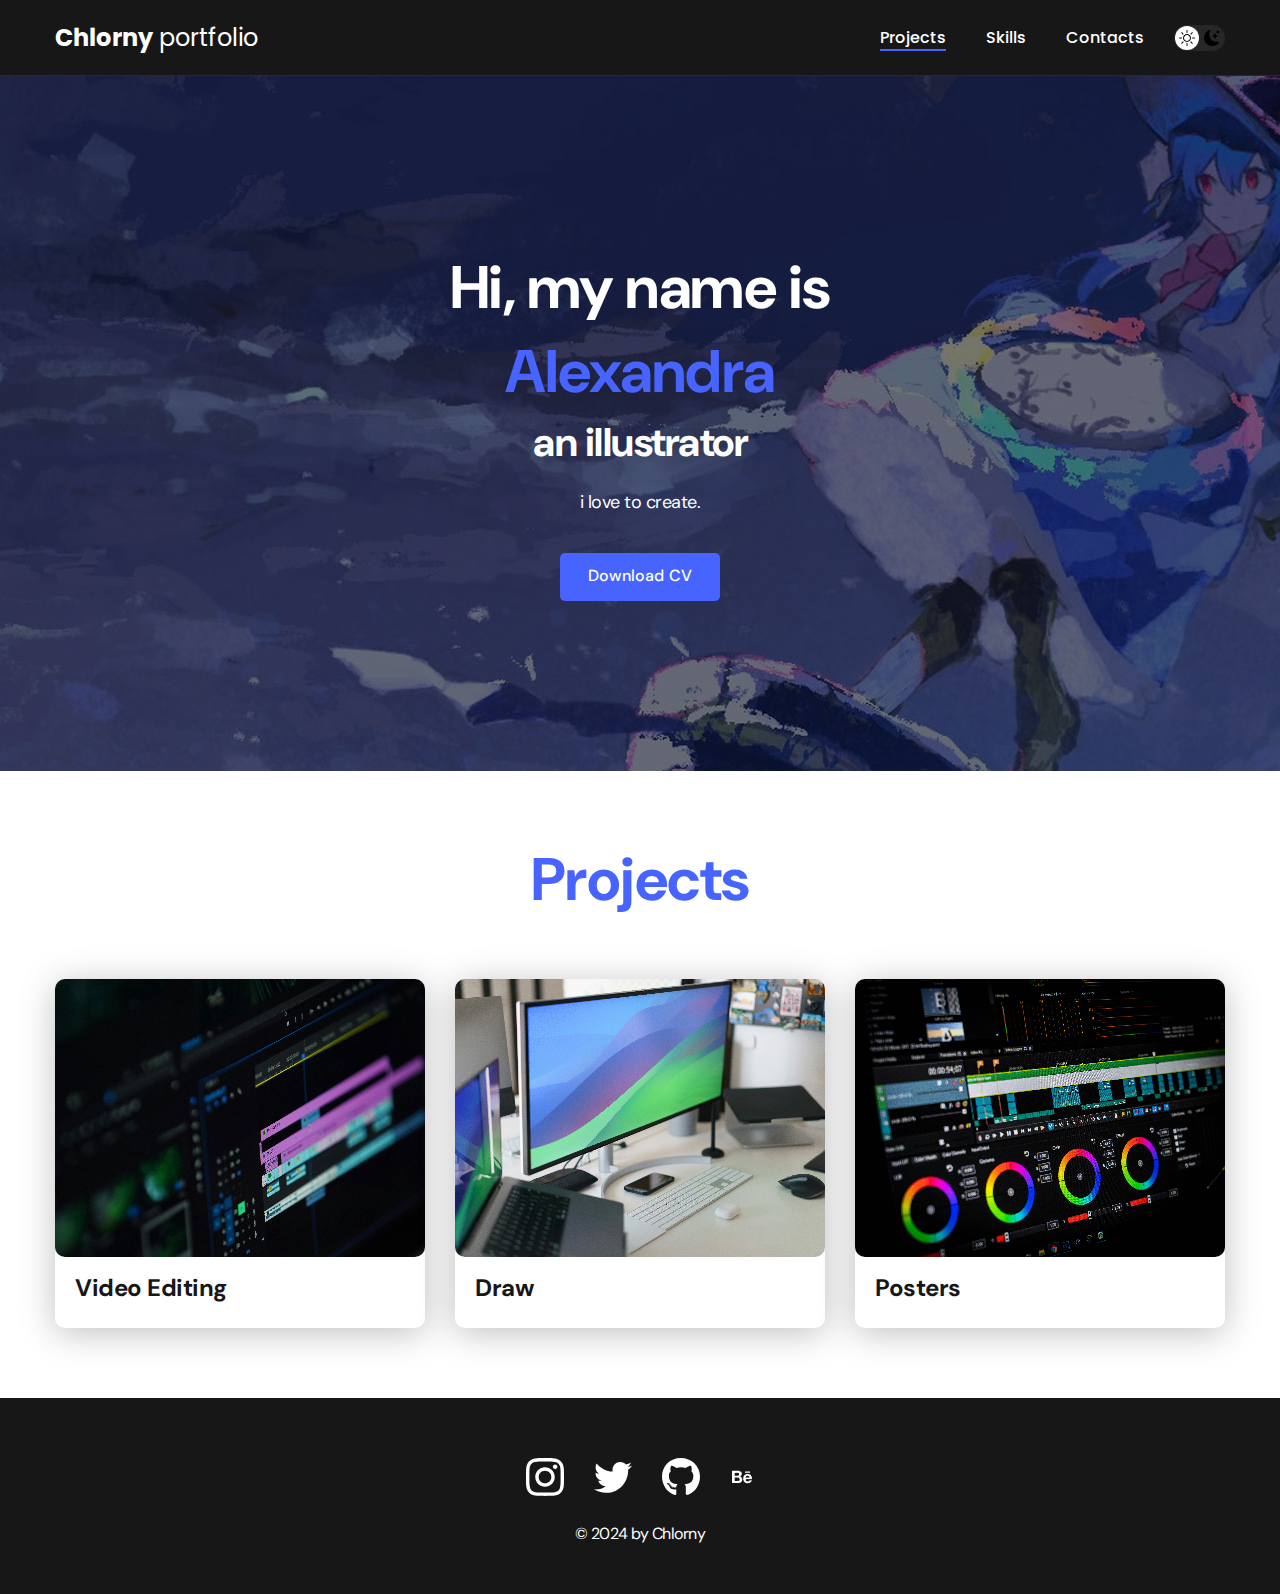
<file: index.html>
<!DOCTYPE html>
<html lang="en">
<head>
    <meta charset="UTF-8">
    <meta http-equiv="X-UA-Compatible" content="IE=edge">
    <meta name="viewport" content="width=device-width, initial-scale=1.0">
    <title>Freelancer portfolio</title>
    <link rel="stylesheet" href="./css/main.css">
</head>
<body>
    <nav class="nav">
        <div class="container">
            <div class="nav-row">
                <a href="./index.html" class="logo"><strong>Chlorny</strong> portfolio</a>

                <button class="dark-mode-btn">
                    <img src="./img/icons/sun.svg" alt="Light mode" class="dark-mode-btn__icon">
                    <img src="./img/icons/moon.svg" alt="Dark mode" class="dark-mode-btn__icon">
                </button>

                <ul class="nav-list">
                    <li class="nav-list__item"><a href="./index.html" class="nav-list__link nav-list__link--active">Projects</a></li>
                    <li class="nav-list__item"><a href="./skills.html" class="nav-list__link">Skills</a></li>
                    <li class="nav-list__item"><a href="./contacts.html" class="nav-list__link">Contacts</a></li>
                </ul>
            </div>
        </div>
    </nav>

    <header class="header">
        <div class="header__wrapper">
            <h1 class="header__title">
                <strong>Hi, my name is <em>Alexandra</em></strong><br>
                an illustrator
            </h1>
            <div class="header__text">
                <p>i love to create.</p>
            </div>
            <a href="#!" class="btn">Download CV</a>
        </div>
    </header>

    <main class="section">
        <div class="container">
            <h2 class="title-1">Projects</h2>
            <ul class="projects">
                <li class="project">
                    <a href="./project-page.html">
                        <img src="./img/projects/09.jpg" alt="Project img" class="project__img">
                        <h3 class="project__title">Video Editing</h3>
                    </a>
                </li>
                <li class="project">
                    <a href="./project-page.html">
                        <img src="./img/projects/03.jpg" alt="Project img" class="project__img">
                        <h3 class="project__title">Draw</h3>
                    </a>
                </li>

                <li class="project">
                    <img src="./img/projects/04.jpg" alt="Project img" class="project__img">
                    <h3 class="project__title">Posters</h3>
                </li>

            </ul>
        </div>
    </main>

    <footer class="footer">
        <div class="container">
            <div class="footer__wrapper">
                <ul class="social">
                    <li class="social__item"><a href="https://www.instagram.com/chlorny/"><img src="./img/icons/instagram.svg" alt="Link"></a></li>
                    <li class="social__item"><a href="https://x.com/chlorny"><img src="./img/icons/twitter.svg" alt="Link"></a></li>
                    <li class="social__item"><a href="https://github.com/Chlorny"><img src="./img/icons/gitHub.svg" alt="Link"></a></li>
                    <li class="social__item"><a href="https://www.behance.net/sashachlorine"><img src="./img/icons/behance.png" alt="Link"></a></li>
                </ul>
                <div class="copyright">
                    <p>© 2024 by Chlorny</p>
                </div>
            </div>
        </div>
    </footer>

    <script src="./js/main.js"></script>

</body>
</html>
</file>
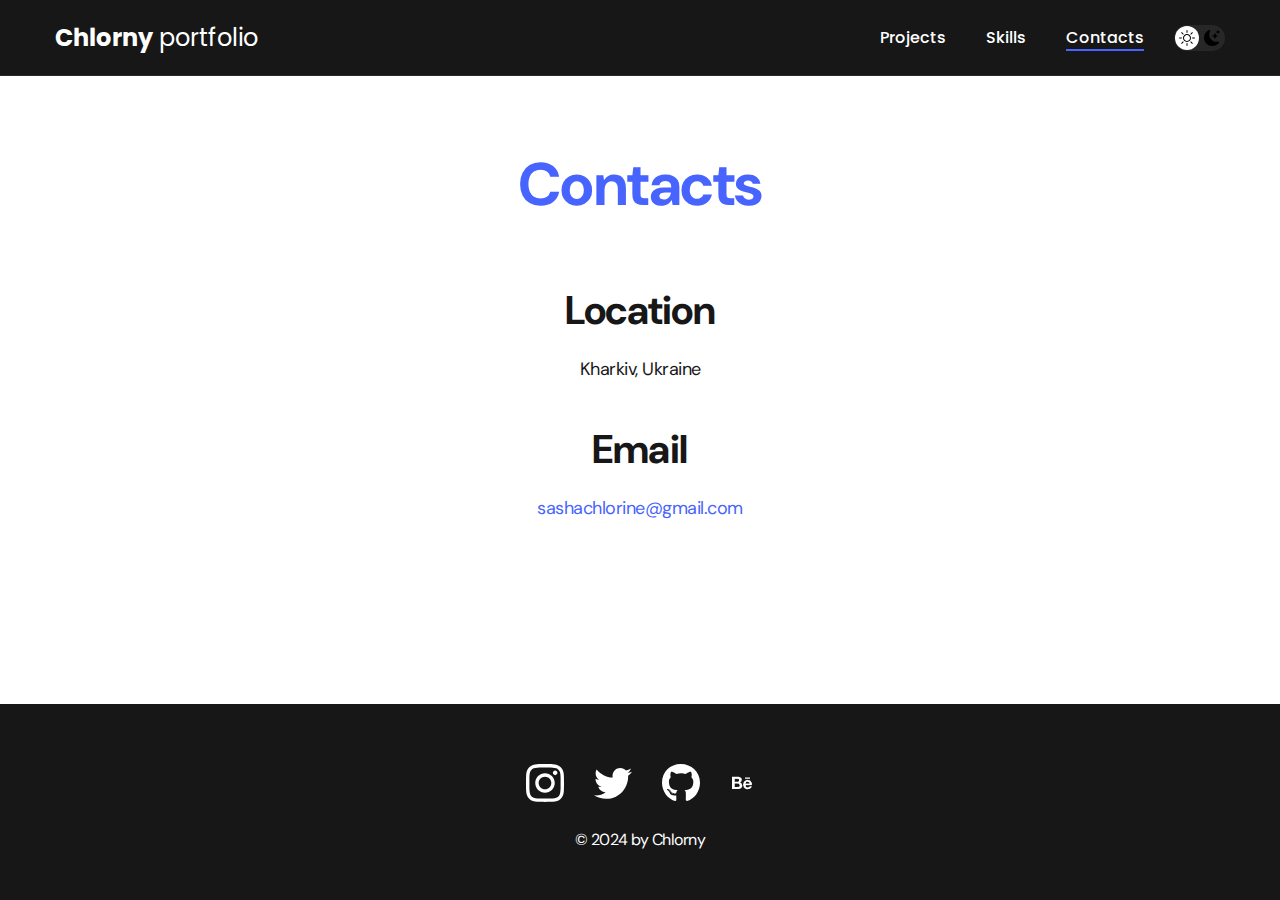
<file: contacts.html>
<!DOCTYPE html>
<html lang="en">
<head>
    <meta charset="UTF-8">
    <meta http-equiv="X-UA-Compatible" content="IE=edge">
    <meta name="viewport" content="width=device-width, initial-scale=1.0">
    <title>Chlorny portfolio</title>
    <link rel="stylesheet" href="./css/main.css">
</head>
<body>
    <nav class="nav">
        <div class="container">
            <div class="nav-row">
                <a href="./index.html" class="logo"><strong>Chlorny</strong> portfolio</a>

                <button class="dark-mode-btn">
                    <img src="./img/icons/sun.svg" alt="Light mode" class="dark-mode-btn__icon">
                    <img src="./img/icons/moon.svg" alt="Dark mode" class="dark-mode-btn__icon">
                </button>
                
                <ul class="nav-list">
                    <li class="nav-list__item"><a href="./index.html" class="nav-list__link">Projects</a></li>
                    <li class="nav-list__item"><a href="./skills.html" class="nav-list__link">Skills</a></li>
                    <li class="nav-list__item"><a href="./contacts.html" class="nav-list__link nav-list__link--active">Contacts</a></li>
                </ul>
            </div>
        </div>
    </nav>

    <main class="section">
        <div class="container">
                <h1 class="title-1">Contacts</h1>

                <ul class="content-list">
                    <li class="content-list__item">
                        <h2 class="title-2">Location</h2>
                        <p>Kharkiv, Ukraine</p>
                    </li>
                    <li class="content-list__item">
                        <h2 class="title-2">Email</h2>
                        <p><a href="mailto:webdev@protonmail.com">sashachlorine@gmail.com</a></p>
                    </li>
                </ul>

        </div>
    </main>

    <footer class="footer">
        <div class="container">
            <div class="footer__wrapper">
                <ul class="social">
                    <li class="social__item"><a href="https://www.instagram.com/chlorny/"><img src="./img/icons/instagram.svg" alt="Link"></a></li>
                    <li class="social__item"><a href="https://x.com/chlorny"><img src="./img/icons/twitter.svg" alt="Link"></a></li>
                    <li class="social__item"><a href="https://github.com/Chlorny"><img src="./img/icons/gitHub.svg" alt="Link"></a></li>
                    <li class="social__item"><a href="https://www.behance.net/sashachlorine"><img src="./img/icons/behance.png" alt="Link"></a></li>

                </ul>
                <div class="copyright">
                    <p>© 2024 by Chlorny</p>
                </div>
            </div>
        </div>
    </footer>

    <script src="./js/main.js"></script>

</body>
</html>
</file>
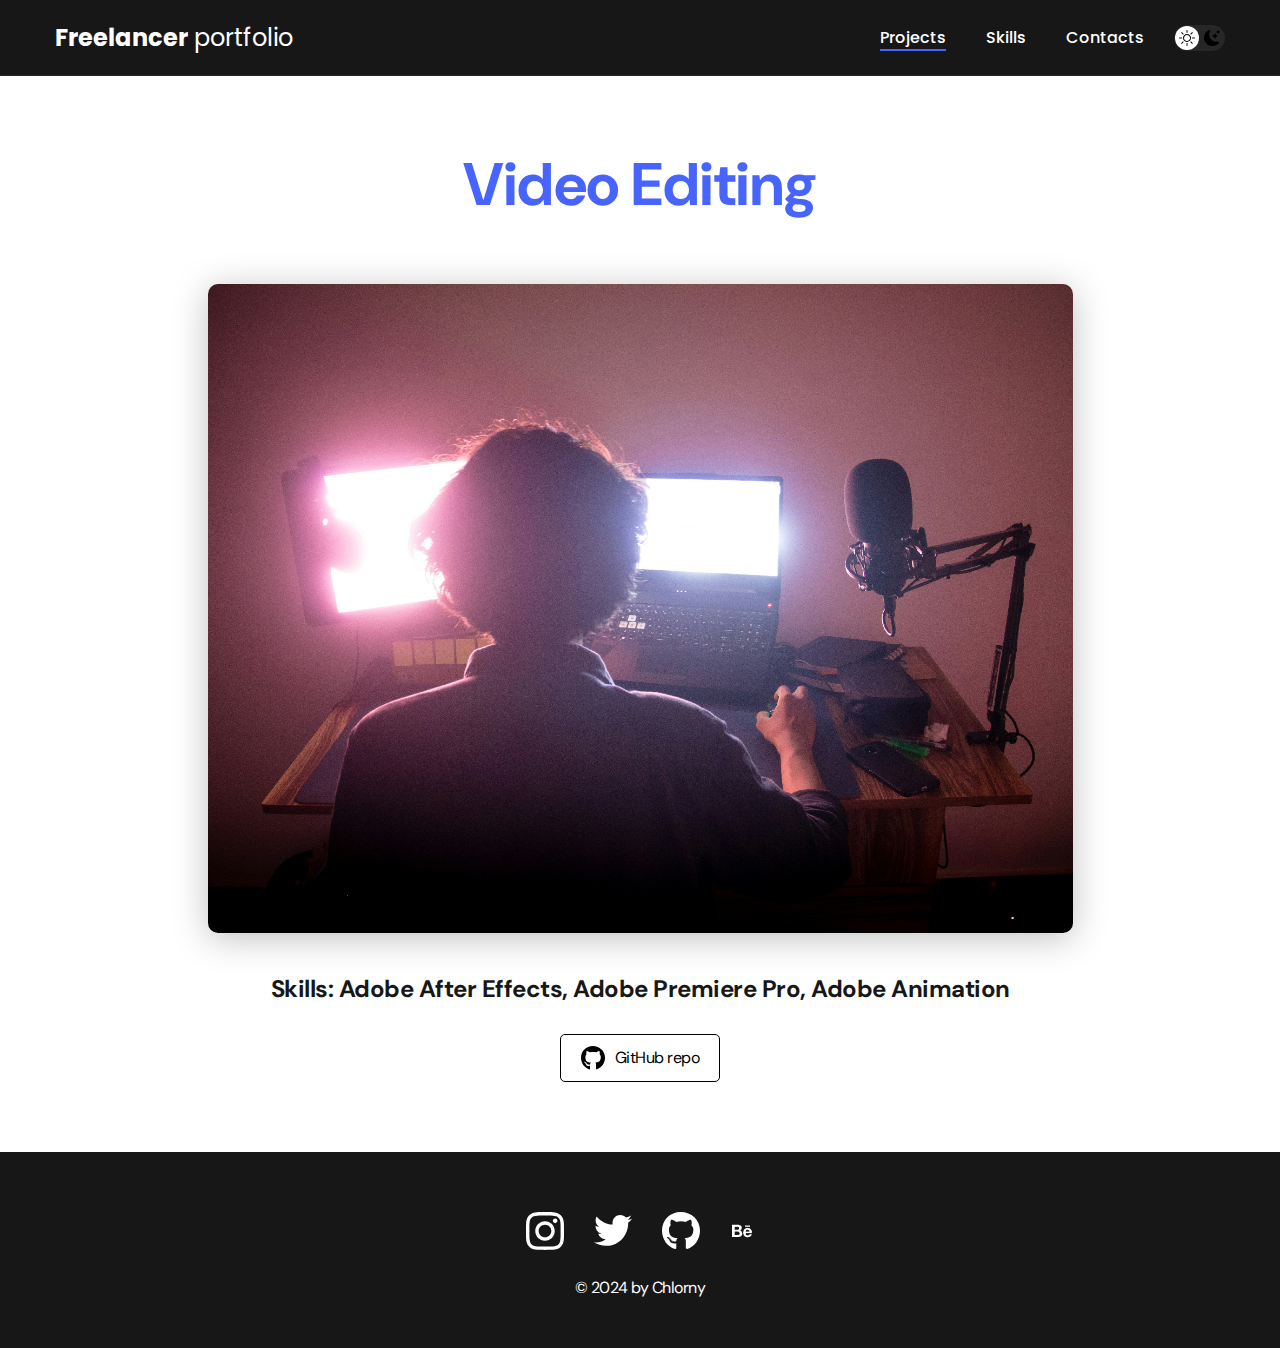
<file: project-page.html>
<!DOCTYPE html>
<html lang="en">
<head>
    <meta charset="UTF-8">
    <meta http-equiv="X-UA-Compatible" content="IE=edge">
    <meta name="viewport" content="width=device-width, initial-scale=1.0">
    <title>Chlorny portfolio</title>
    <link rel="stylesheet" href="./css/main.css">
</head>
<body>
    <nav class="nav">
        <div class="container">
            <div class="nav-row">
                <a href="./index.html" class="logo"><strong>Freelancer</strong> portfolio</a>

                <button class="dark-mode-btn">
                    <img src="./img/icons/sun.svg" alt="Light mode" class="dark-mode-btn__icon">
                    <img src="./img/icons/moon.svg" alt="Dark mode" class="dark-mode-btn__icon">
                </button>

                <ul class="nav-list">
                    <li class="nav-list__item"><a href="./index.html" class="nav-list__link nav-list__link--active">Projects</a></li>
                    <li class="nav-list__item"><a href="./skills.html" class="nav-list__link">Skills</a></li>
                    <li class="nav-list__item"><a href="./contacts.html" class="nav-list__link">Contacts</a></li>
                </ul>
            </div>
        </div>
    </nav>

    <main class="section">
        <div class="container">
            <div class="project-details">

                <h1 class="title-1">Video Editing</h1>

                <img src="./img/projects/02-big.jpg" alt="" class="project-details__cover">

                <div class="project-details__desc">
                    <p>Skills: Adobe After Effects, Adobe Premiere Pro, Adobe Animation</p>
                </div>

                <a href="#!" class="btn-outline">
                    <img src="./img/icons/gitHub-black.svg" alt="">
                    GitHub repo
                </a>

            </div>
        </div>
    </main>

    <footer class="footer">
        <div class="container">
            <div class="footer__wrapper">
                <ul class="social">
                    <li class="social__item"><a href="https://www.instagram.com/chlorny/"><img src="./img/icons/instagram.svg" alt="Link"></a></li>
                    <li class="social__item"><a href="https://x.com/chlorny"><img src="./img/icons/twitter.svg" alt="Link"></a></li>
                    <li class="social__item"><a href="https://github.com/Chlorny"><img src="./img/icons/gitHub.svg" alt="Link"></a></li>
                    <li class="social__item"><a href="https://www.behance.net/sashachlorine"><img src="./img/icons/behance.png" alt="Link"></a></li>
                </ul>
                <div class="copyright">
                    <p>© 2024 by Chlorny</p>
                </div>
            </div>
        </div>
    </footer>

    <script src="./js/main.js"></script>

</body>
</html>
</file>
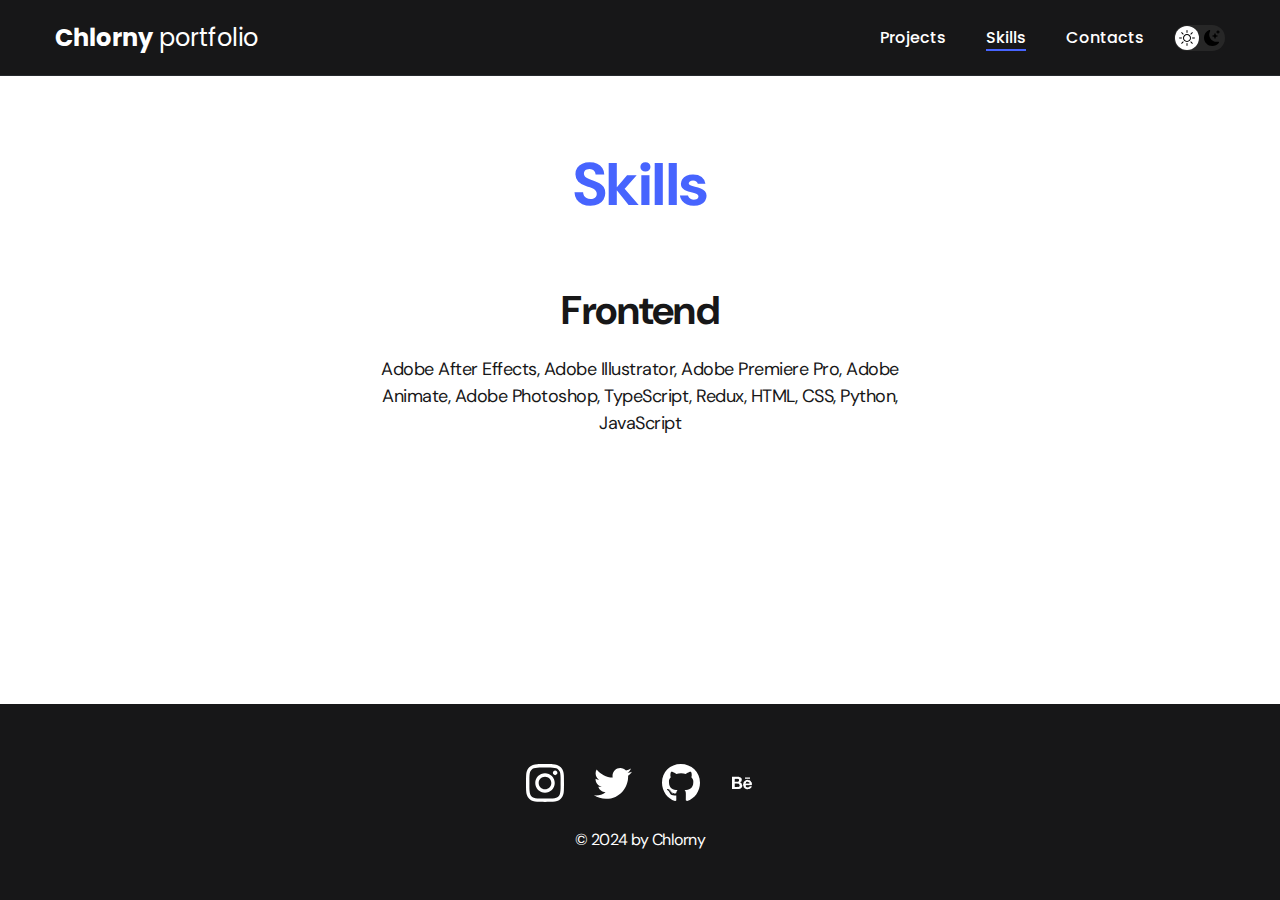
<file: skills.html>
<!DOCTYPE html>
<html lang="en">
<head>
    <meta charset="UTF-8">
    <meta http-equiv="X-UA-Compatible" content="IE=edge">
    <meta name="viewport" content="width=device-width, initial-scale=1.0">
    <title>Chlorny portfolio</title>
    <link rel="stylesheet" href="./css/main.css">
</head>
<body>
    <nav class="nav">
        <div class="container">
            <div class="nav-row">
                <a href="./index.html" class="logo"><strong>Chlorny</strong> portfolio</a>

                <button class="dark-mode-btn">
                    <img src="./img/icons/sun.svg" alt="Light mode" class="dark-mode-btn__icon">
                    <img src="./img/icons/moon.svg" alt="Dark mode" class="dark-mode-btn__icon">
                </button>

                <ul class="nav-list">
                    <li class="nav-list__item"><a href="./index.html" class="nav-list__link">Projects</a></li>
                    <li class="nav-list__item"><a href="./skills.html" class="nav-list__link nav-list__link--active">Skills</a></li>
                    <li class="nav-list__item"><a href="./contacts.html" class="nav-list__link">Contacts</a></li>
                </ul>
            </div>
        </div>
    </nav>

    <main class="section">
        <div class="container">
                <h1 class="title-1">Skills</h1>

                <ul class="content-list">
                    <li class="content-list__item">
                        <h2 class="title-2">Frontend</h2>
                        <p>Adobe After Effects, Adobe Illustrator, Adobe Premiere Pro, Adobe Animate, Adobe Photoshop, TypeScript, Redux, HTML, CSS, Python, JavaScript</p>
                    </li>
                </ul>

        </div>
    </main>

    <footer class="footer">
        <div class="container">
            <div class="footer__wrapper">
                <ul class="social">
                    <li class="social__item"><a href="https://www.instagram.com/chlorny/"><img src="./img/icons/instagram.svg" alt="Link"></a></li>
                    <li class="social__item"><a href="https://x.com/chlorny"><img src="./img/icons/twitter.svg" alt="Link"></a></li>
                    <li class="social__item"><a href="https://github.com/Chlorny"><img src="./img/icons/gitHub.svg" alt="Link"></a></li>
                    <li class="social__item"><a href="https://www.behance.net/sashachlorine"><img src="./img/icons/behance.png" alt="Link"></a></li>
                </ul>
                <div class="copyright">
                    <p>© 2024 by Chlorny</p>
                </div>
            </div>
        </div>
    </footer>

    <script src="./js/main.js"></script>

</body>
</html>
</file>
<file: css/main.css>
@import "./reset.css";
@import url('https://fonts.googleapis.com/css2?family=DM+Sans:wght@400;500;700&family=Poppins:wght@400;500;700&display=swap');

/*
font-family: 'DM Sans', sans-serif;
font-family: 'Poppins', sans-serif;
*/

/* * {
    border: 1px solid red;
} */

:root {
    --blackpure: #000;
    --black: #171718;
    --black-border: #26292D;
    --white: #fff;
    --purple: #4764fe;

    --text-color: var(--black);

    --dark-bg: var(--black);
    --dark-border: var(--black-border);
    --header-text: var(--white);
    --accent: var(--purple);

    /* Light mode */
    --page-bg: var(--white);
    --text-color: var(--black);

    --title-1: var(--accent);

    --project-card-bg: var(--white);
    --project-card-text: var(--black);
    --box-shadow: 0px 5px 35px rgba(0, 0, 0, 0.25);
}

.dark {
     /* Dark mode */
    --page-bg: #252526;
    --text-color: var(--white);

    --title-1: var(--white);

    --project-card-bg: var(--black);
    --project-card-text: var(--white);
    --box-shadow: 0px 5px 35px rgba(0, 0, 0, 0.8);
}

html, body {
    display: flex;
    flex-direction: column;
    min-height: 100vh;

    font-family: 'DM Sans', sans-serif;
    letter-spacing: -0.5px;

    /* Light mode */
    background-color: var(--page-bg);
    color: var(--text-color);
}

/* General */

.container {
    margin: 0 auto;
    padding: 0 15px;
    max-width: 1200px;
}

.none {
    display: none !important;
}

.section {
    padding: 70px 0;
}

.title-1 {
    margin-bottom: 60px;

    font-size: 60px;
    font-weight: 700;
    line-height: 1.3;
    color: var(--title-1);
    text-align: center;
}

.title-2 {
    margin-bottom: 20px;

    font-size: 40px;
    font-weight: 700;
    line-height: 1.3;
}

/* Nav */

.nav {
    padding: 20px 0;
    border-bottom: 1px solid var(--dark-border);
    background-color: var(--dark-bg);
    color: var(--header-text);
    letter-spacing: normal;
}

.nav-row {
    display: flex;
    justify-content: flex-end;
    align-items: center;
    column-gap: 30px;
    row-gap: 20px;
    flex-wrap: wrap;
}

.logo {
    margin-right: auto;
    color: var(--header-text);
    font-size: 24px;
    font-family: 'Poppins', sans-serif;
}

.logo strong {
    font-weight: 700;
}

.nav-list {
    display: flex;
    flex-wrap: wrap;
    row-gap: 10px;
    align-items: center;
    column-gap: 40px;
    font-size: 16px;
    font-weight: 500;
    font-family: 'Poppins', sans-serif;
}

.nav-list__link {
    color: var(--header-text);
    transition: opacity 0.2s ease-in;
}

.nav-list__link:hover {
    opacity: 0.8;
}

.nav-list__link--active {
    position: relative;
}

.nav-list__link--active::before {
    content: "";

    position: absolute;
    left: 0;
    top: 100%;

    display: block;
    height: 2px;
    width: 100%;
    background-color: var(--accent);
}

/* Dark mode btn */

.dark-mode-btn {
    order: 9;

    position: relative;
    display: flex;
    justify-content: space-between;

    width: 51px;
    height: 26px;
    padding: 5px;

    border-radius: 50px;
    background-color: #272727;
}

.dark-mode-btn::before {
    content: "";

    position: absolute;
    top: 1px;
    left: 1px;

    display: block;
    width: 24px;
    height: 24px;

    border-radius: 50%;
    background-color: var(--white);

    transition: left 0.2s ease-in;
}

.dark-mode-btn--active::before {
    left: 26px;
}

.dark-mode-btn__icon {
    position: relative;
    z-index: 9;
}

/* Header */

.header {
    padding: 40px 0;
    min-height: 695px;

    display: flex;
    justify-content: center;
    align-items: center;

    background-color: var(--dark-bg);
    background-image: url('./../img/bg.png');
    background-repeat: no-repeat;
    background-size: auto;
    background-position: center center;

    color: var(--header-text);
    text-align: center;
}

.header__wrapper {
    padding: 0 15px;
    max-width: 660px;
}

.header__title {
    margin-bottom: 20px;
    font-size: 40px;
    font-weight: 700;
    line-height: 1.4;
}

.header__title strong {
    font-size: 60px;
    font-weight: 700;
}

.header__title em {
    font-style: normal;
    color: var(--accent);
}

.header__text {
    margin-bottom: 40px;
    font-size: 18px;
    line-height: 1.333;
}

.header__text p + p{
    margin-top: 0.5em;
}

/* Btn */

.btn {
    display: inline-block;
    height: 48px;
    padding: 12px 28px;

    border-radius: 5px;
    background-color: var(--accent);
    color: var(--white);
    letter-spacing: 0.15px;
    font-size: 16px;
    font-weight: 500;

    transition: opacity 0.2s ease-in;
}

.btn:hover {
    opacity: 0.8;
}

.btn:active {
    position: relative;
    top: 1px;
}

/* Btn outline */

.btn-outline {
    display: flex;
    column-gap: 10px;
    align-items: center;

    height: 48px;
    padding: 12px 20px;

    border-radius: 5px;
    border: 1px solid var(--blackpure);
    background-color: var(--white);
    color: var(--blackpure);

    transition: opacity 0.2s ease-in;
}

.btn-outline:hover {
    opacity: 0.8;
}

.btn-outline:active {
    position: relative;
    top: 1px;
}

/* Projects  */

.projects {
    display: flex;
    justify-content: center;
    flex-wrap: wrap;
    column-gap: 30px;
    row-gap: 30px;
}

.project {
    max-width: 370px;
    background-color: var(--project-card-bg);
    box-shadow: var(--box-shadow);
    border-radius: 10px;
}

.project__img {
    border-radius: 10px;
}

.project__title {
    padding: 15px 20px 25px;
    font-weight: 700;
    font-size: 24px;
    line-height: 1.3;
    color: var(--project-card-text);
}

/* Project details */

.project-details {
    margin: 0 auto;
    max-width: 865px;

    display: flex;
    flex-direction: column;
    align-items: center;

    text-align: center;
}

.project-details__cover {
    max-width: 100%;
    margin-bottom: 40px;

    box-shadow: 0px 5px 35px rgba(0, 0, 0, 0.25);
    border-radius: 10px;
}

.project-details__desc {
    margin-bottom: 30px;

    font-weight: 700;
    font-size: 24px;
    line-height: 1.3;
}

/* Content list */

.content-list {
    margin: 0 auto;
    max-width: 570px;
    display: flex;
    flex-direction: column;
    align-items: center;
    row-gap: 40px;
    text-align: center;
}

.content-list a {
    color: var(--accent);
}

.content-list__item {
    font-size: 18px;
    line-height: 1.5;
}

.content-list__item p + p {
    margin-top: 0.5em;
}

/* Footer */

.footer {
    margin-top: auto;
    padding: 60px 0 50px;
    background-color: var(--dark-bg);
    color: var(--header-text);
}

.footer__wrapper {
    display: flex;
    flex-direction: column;
    align-items: center;
    row-gap: 27px;
}

.social {
    display: flex;
    column-gap: 30px;
    align-items: center;
}

.copyright {
    font-size: 16px;
}

.copyright p + p {
    margin-top: 0.5em;
}

@media (max-width: 620px) {

    /* Header  */

    .header {
        min-height: unset;
    }

    .header__title {
        font-size: 30px;
    }

    .header__title strong {
        font-size: 40px;
    }

    /* Nav */

    .nav-row {
        justify-content: space-between;
    }

    .dark-mode-btn {
        order: 0;
    }

    /* General */

    .section {
        padding: 40px 0;
    }

    .title-1 {
        margin-bottom: 30px;
        font-size: 40px;
    }

    .title-2 {
        margin-bottom: 10px;
        font-size: 30px;
    }

    /* Projects */

    .project__title {
        font-size: 22px;
    }

    /* Project page */

    .project-details__desc {
        margin-bottom: 20px;
        font-size: 22px;
    }

    /* Content List */

    .content-list {
        row-gap: 20px;
    }

    .content-list__item {
        font-size: 16px;
    }

    /* Footer */

    .footer {
        padding: 40px 0 30px;
    }

    .footer__wrapper {
        row-gap: 20px;
    }

    /* Social */

    .social {
        column-gap: 20px;
    }

    .social__item {
        width: 28px;
    }

}
</file>
